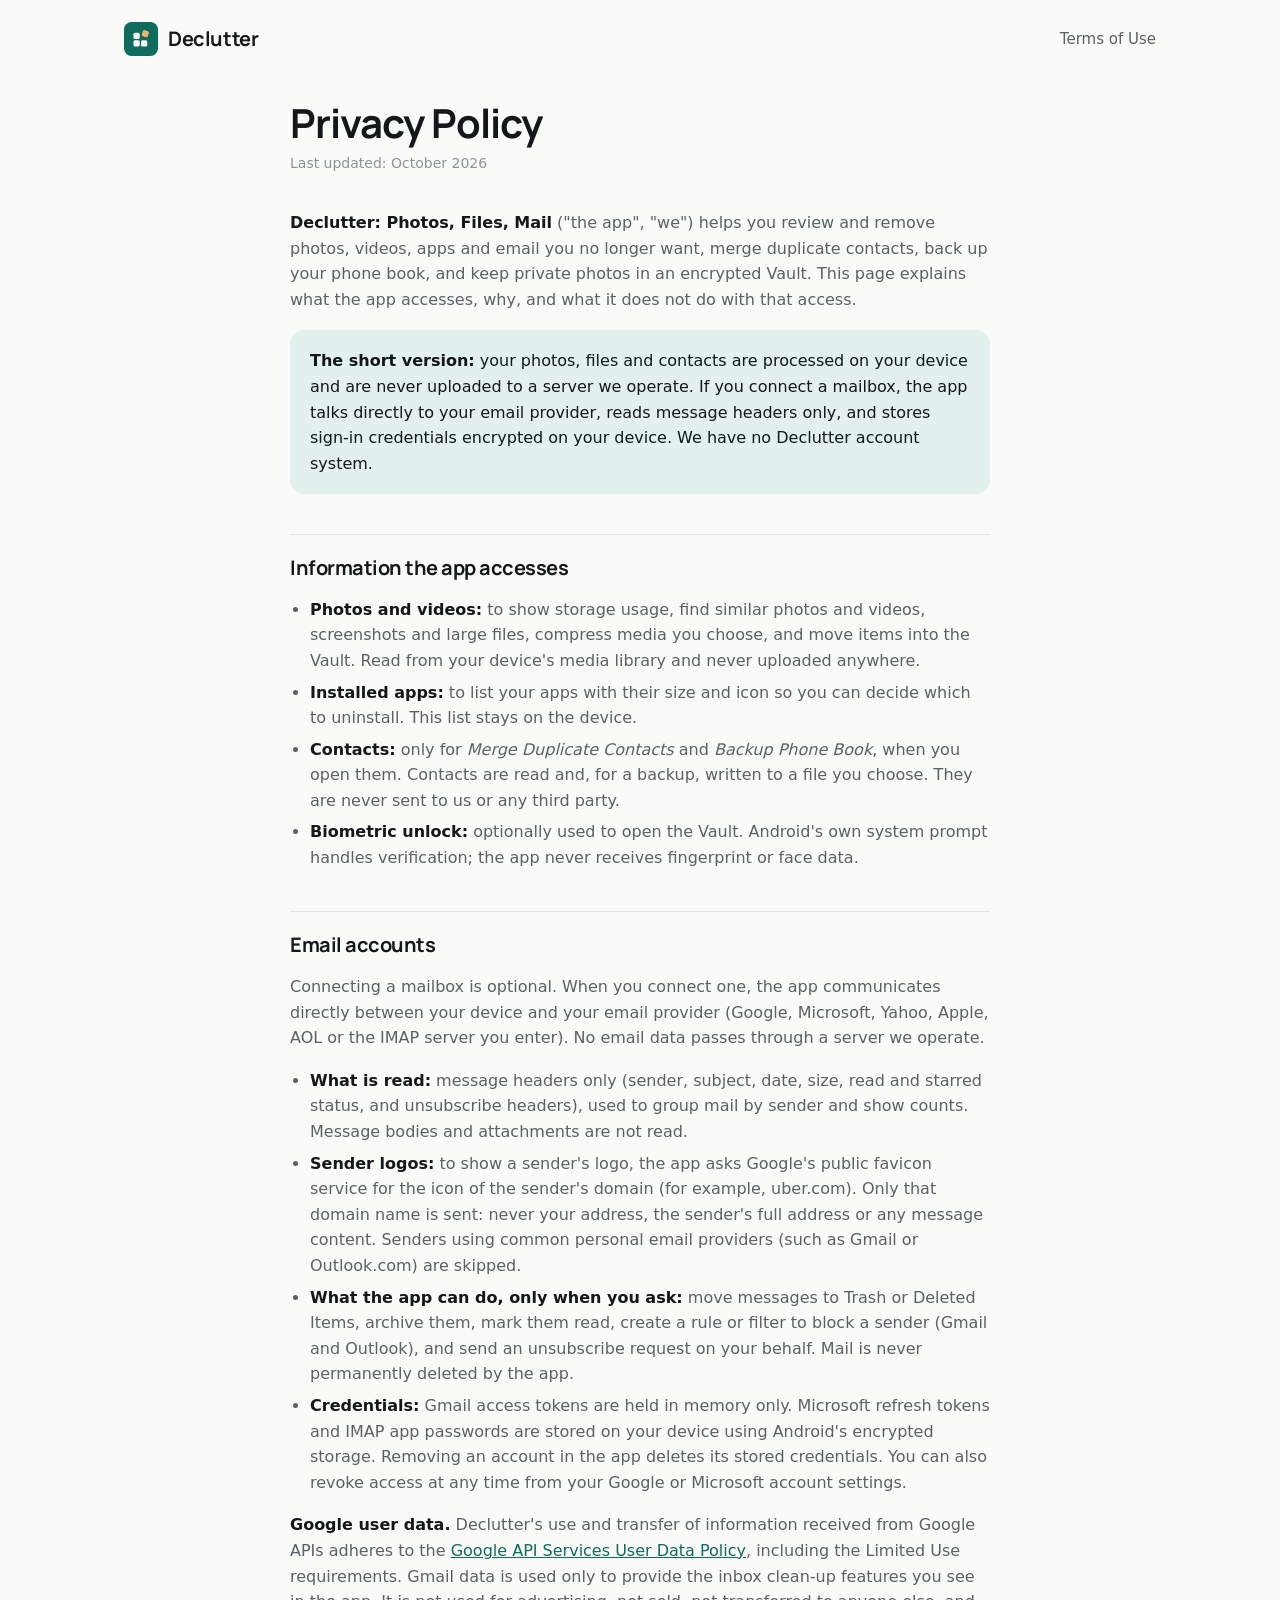
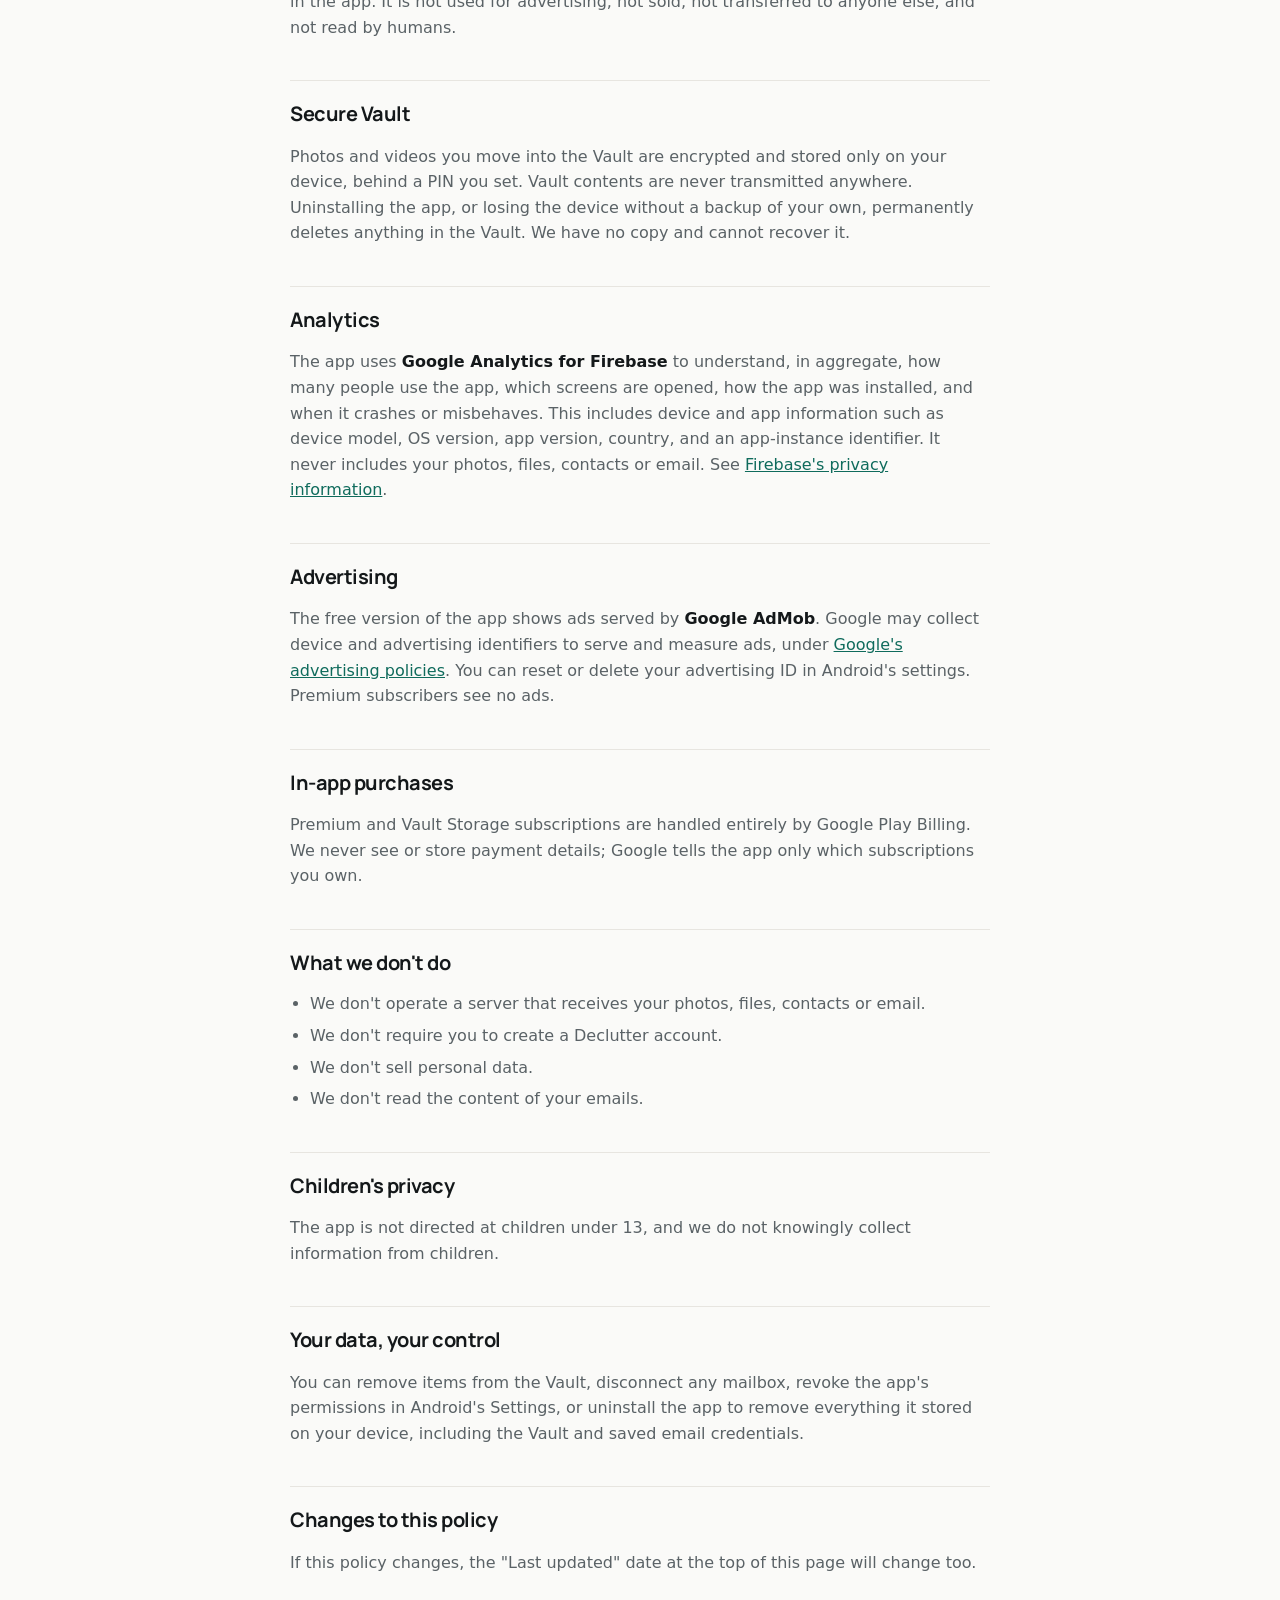
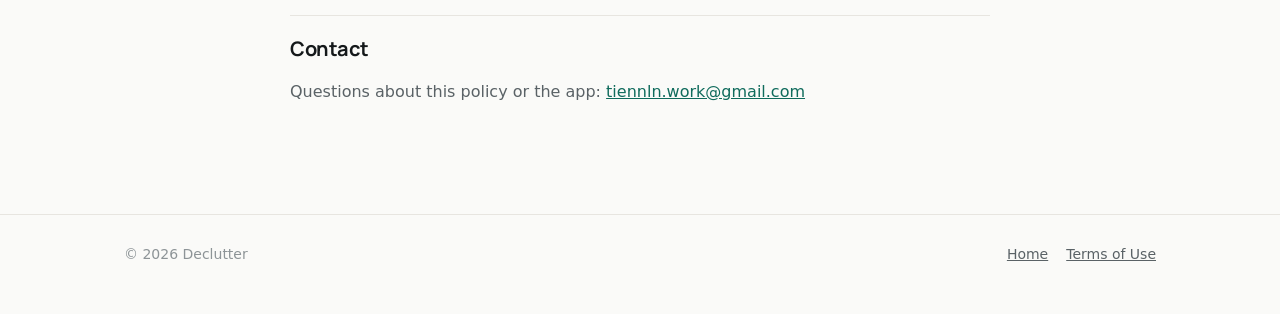
<file: privacy/index.html>
<!doctype html>
<html lang="en">
<head>
<meta charset="utf-8" />
<meta name="viewport" content="width=device-width, initial-scale=1" />
<title>Privacy Policy · Declutter</title>
<link rel="icon" href="/favicon.svg" type="image/svg+xml" />
<link rel="icon" href="/favicon-32.png" sizes="32x32" type="image/png" />
<link rel="apple-touch-icon" href="/apple-touch-icon.png" />
<link rel="stylesheet" href="/styles.css" />
</head>
<body>
<header class="wrap top">
  <a class="brand" href="/"><img src="/brand/mark.svg" alt="" /><span>Declutter</span></a>
  <nav><a href="/term-of-use">Terms of Use</a></nav>
</header>

<main class="wrap legal">
  <h1>Privacy Policy</h1>
  <p class="updated">Last updated: <!-- EDIT: set the actual publish date --> October 2026</p>

  <p><strong>Declutter: Photos, Files, Mail</strong> ("the app", "we") helps you review and remove
  photos, videos, apps and email you no longer want, merge duplicate contacts, back up your phone
  book, and keep private photos in an encrypted Vault. This page explains what the app accesses,
  why, and what it does not do with that access.</p>

  <div class="callout">
    <p><strong>The short version:</strong> your photos, files and contacts are processed on your
    device and are never uploaded to a server we operate. If you connect a mailbox, the app talks
    directly to your email provider, reads message headers only, and stores sign-in credentials
    encrypted on your device. We have no Declutter account system.</p>
  </div>

  <h2>Information the app accesses</h2>
  <ul>
    <li><strong>Photos and videos:</strong> to show storage usage, find similar photos and videos,
    screenshots and large files, compress media you choose, and move items into the Vault. Read
    from your device's media library and never uploaded anywhere.</li>
    <li><strong>Installed apps:</strong> to list your apps with their size and icon so you can
    decide which to uninstall. This list stays on the device.</li>
    <li><strong>Contacts:</strong> only for <em>Merge Duplicate Contacts</em> and <em>Backup
    Phone Book</em>, when you open them. Contacts are read and, for a backup, written to a file you
    choose. They are never sent to us or any third party.</li>
    <li><strong>Biometric unlock:</strong> optionally used to open the Vault. Android's own system
    prompt handles verification; the app never receives fingerprint or face data.</li>
  </ul>

  <h2>Email accounts</h2>
  <p>Connecting a mailbox is optional. When you connect one, the app communicates directly
  between your device and your email provider (Google, Microsoft, Yahoo, Apple, AOL or the IMAP
  server you enter). No email data passes through a server we operate.</p>
  <ul>
    <li><strong>What is read:</strong> message headers only (sender, subject, date, size, read and
    starred status, and unsubscribe headers), used to group mail by sender and show counts. Message
    bodies and attachments are not read.</li>
    <li><strong>Sender logos:</strong> to show a sender's logo, the app asks Google's public
    favicon service for the icon of the sender's domain (for example, uber.com). Only that domain
    name is sent: never your address, the sender's full address or any message content. Senders
    using common personal email providers (such as Gmail or Outlook.com) are skipped.</li>
    <li><strong>What the app can do, only when you ask:</strong> move messages to Trash or Deleted
    Items, archive them, mark them read, create a rule or filter to block a sender (Gmail and
    Outlook), and send an unsubscribe request on your behalf. Mail is never permanently deleted by
    the app.</li>
    <li><strong>Credentials:</strong> Gmail access tokens are held in memory only. Microsoft
    refresh tokens and IMAP app passwords are stored on your device using Android's encrypted
    storage. Removing an account in the app deletes its stored credentials. You can also revoke
    access at any time from your Google or Microsoft account settings.</li>
  </ul>
  <p><strong>Google user data.</strong> Declutter's use and transfer of information received
  from Google APIs adheres to the
  <a href="https://developers.google.com/terms/api-services-user-data-policy" target="_blank" rel="noopener">Google
  API Services User Data Policy</a>, including the Limited Use requirements. Gmail data is used
  only to provide the inbox clean-up features you see in the app. It is not used for advertising,
  not sold, not transferred to anyone else, and not read by humans.</p>

  <h2>Secure Vault</h2>
  <p>Photos and videos you move into the Vault are encrypted and stored only on your device,
  behind a PIN you set. Vault contents are never transmitted anywhere. Uninstalling the app, or
  losing the device without a backup of your own, permanently deletes anything in the Vault. We
  have no copy and cannot recover it.</p>

  <h2>Analytics</h2>
  <p>The app uses <strong>Google Analytics for Firebase</strong> to understand, in aggregate, how
  many people use the app, which screens are opened, how the app was installed, and when it
  crashes or misbehaves. This includes device and app information such as device model, OS
  version, app version, country, and an app-instance identifier. It never includes your photos,
  files, contacts or email. See
  <a href="https://firebase.google.com/support/privacy" target="_blank" rel="noopener">Firebase's
  privacy information</a>.</p>

  <h2>Advertising</h2>
  <p>The free version of the app shows ads served by <strong>Google AdMob</strong>. Google may
  collect device and advertising identifiers to serve and measure ads, under
  <a href="https://policies.google.com/technologies/ads" target="_blank" rel="noopener">Google's
  advertising policies</a>. You can reset or delete your advertising ID in Android's settings.
  Premium subscribers see no ads.</p>

  <h2>In-app purchases</h2>
  <p>Premium and Vault Storage subscriptions are handled entirely by Google Play Billing. We never
  see or store payment details; Google tells the app only which subscriptions you own.</p>

  <h2>What we don't do</h2>
  <ul>
    <li>We don't operate a server that receives your photos, files, contacts or email.</li>
    <li>We don't require you to create a Declutter account.</li>
    <li>We don't sell personal data.</li>
    <li>We don't read the content of your emails.</li>
  </ul>

  <h2>Children's privacy</h2>
  <p>The app is not directed at children under 13, and we do not knowingly collect information
  from children.</p>

  <h2>Your data, your control</h2>
  <p>You can remove items from the Vault, disconnect any mailbox, revoke the app's permissions in
  Android's Settings, or uninstall the app to remove everything it stored on your device,
  including the Vault and saved email credentials.</p>

  <h2>Changes to this policy</h2>
  <p>If this policy changes, the "Last updated" date at the top of this page will change too.</p>

  <h2>Contact</h2>
  <p>Questions about this policy or the app:
  <a href="mailto:tiennln.work@gmail.com">tiennln.work@gmail.com</a></p>
</main>

<footer class="site">
  <div class="wrap">
    <span>&copy; 2026 Declutter</span>
    <span><a href="/">Home</a><a href="/term-of-use">Terms of Use</a></span>
  </div>
</footer>
</body>
</html>
</file>
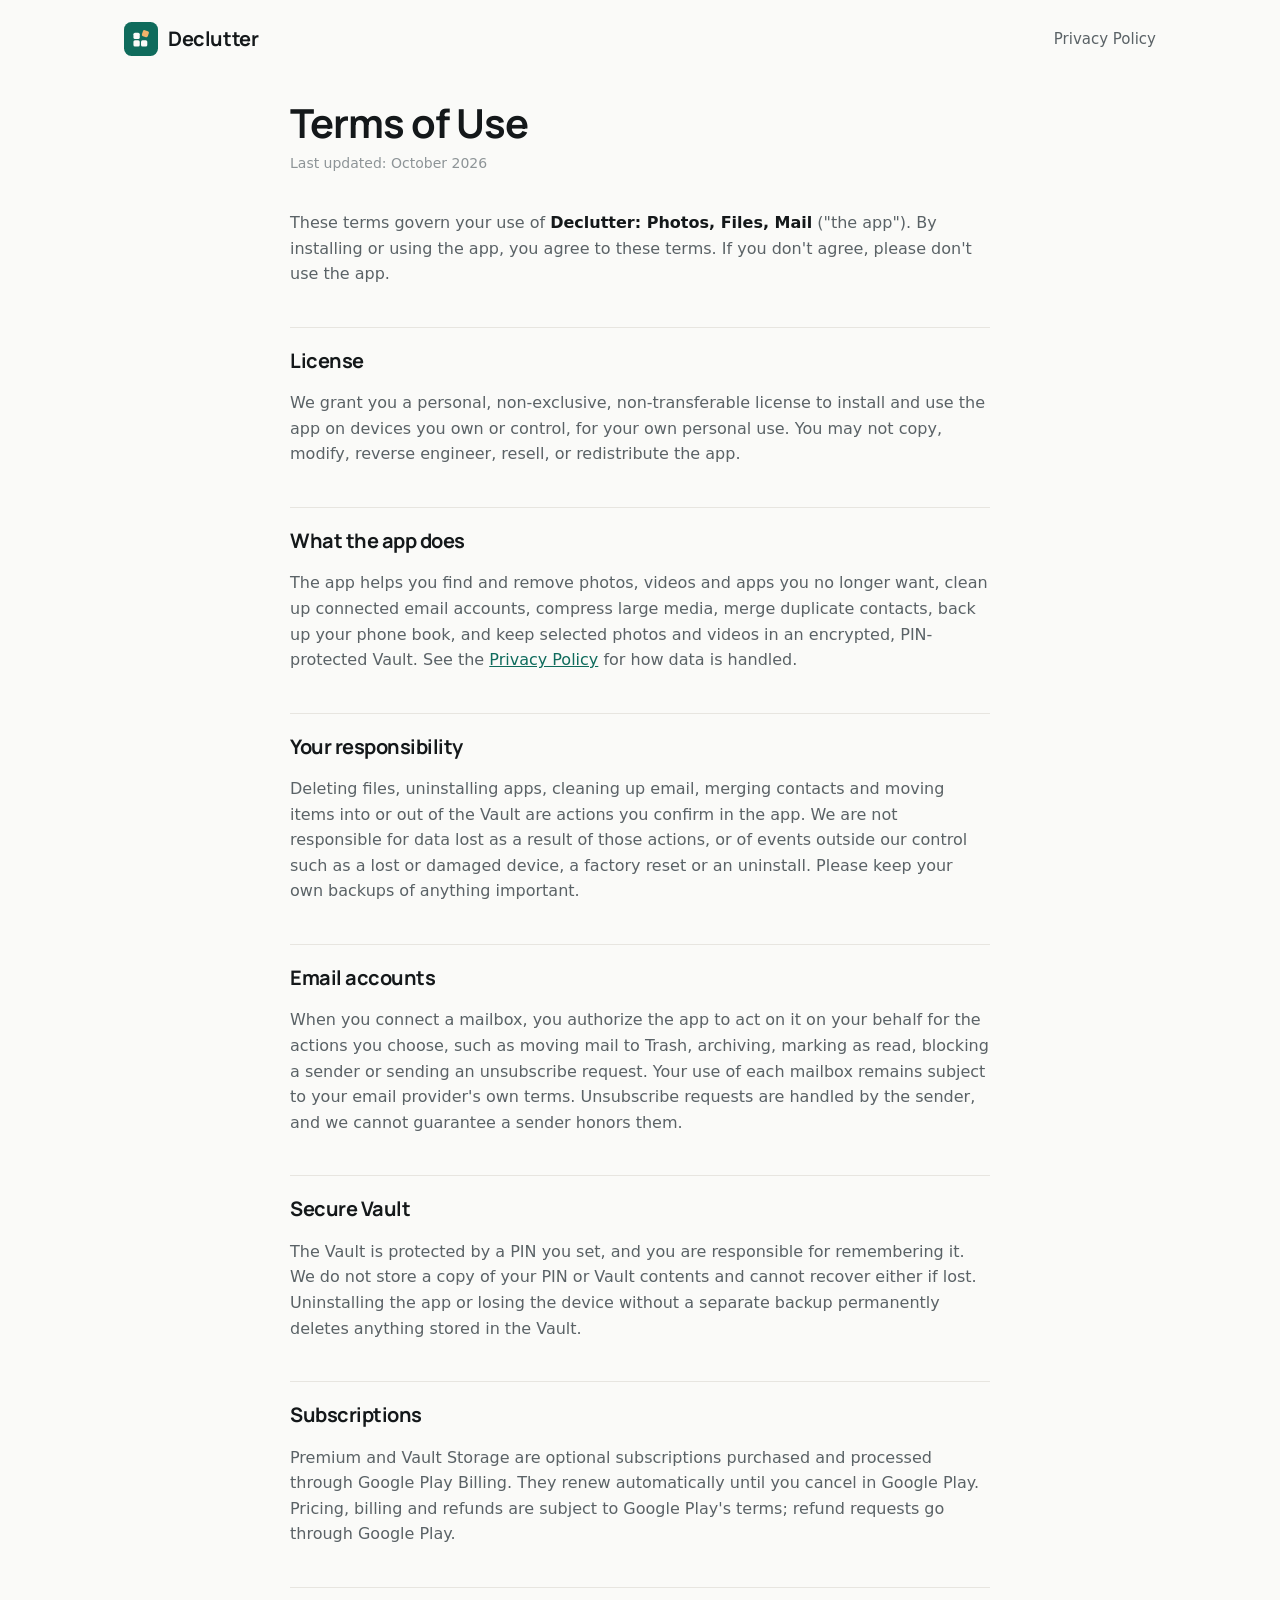
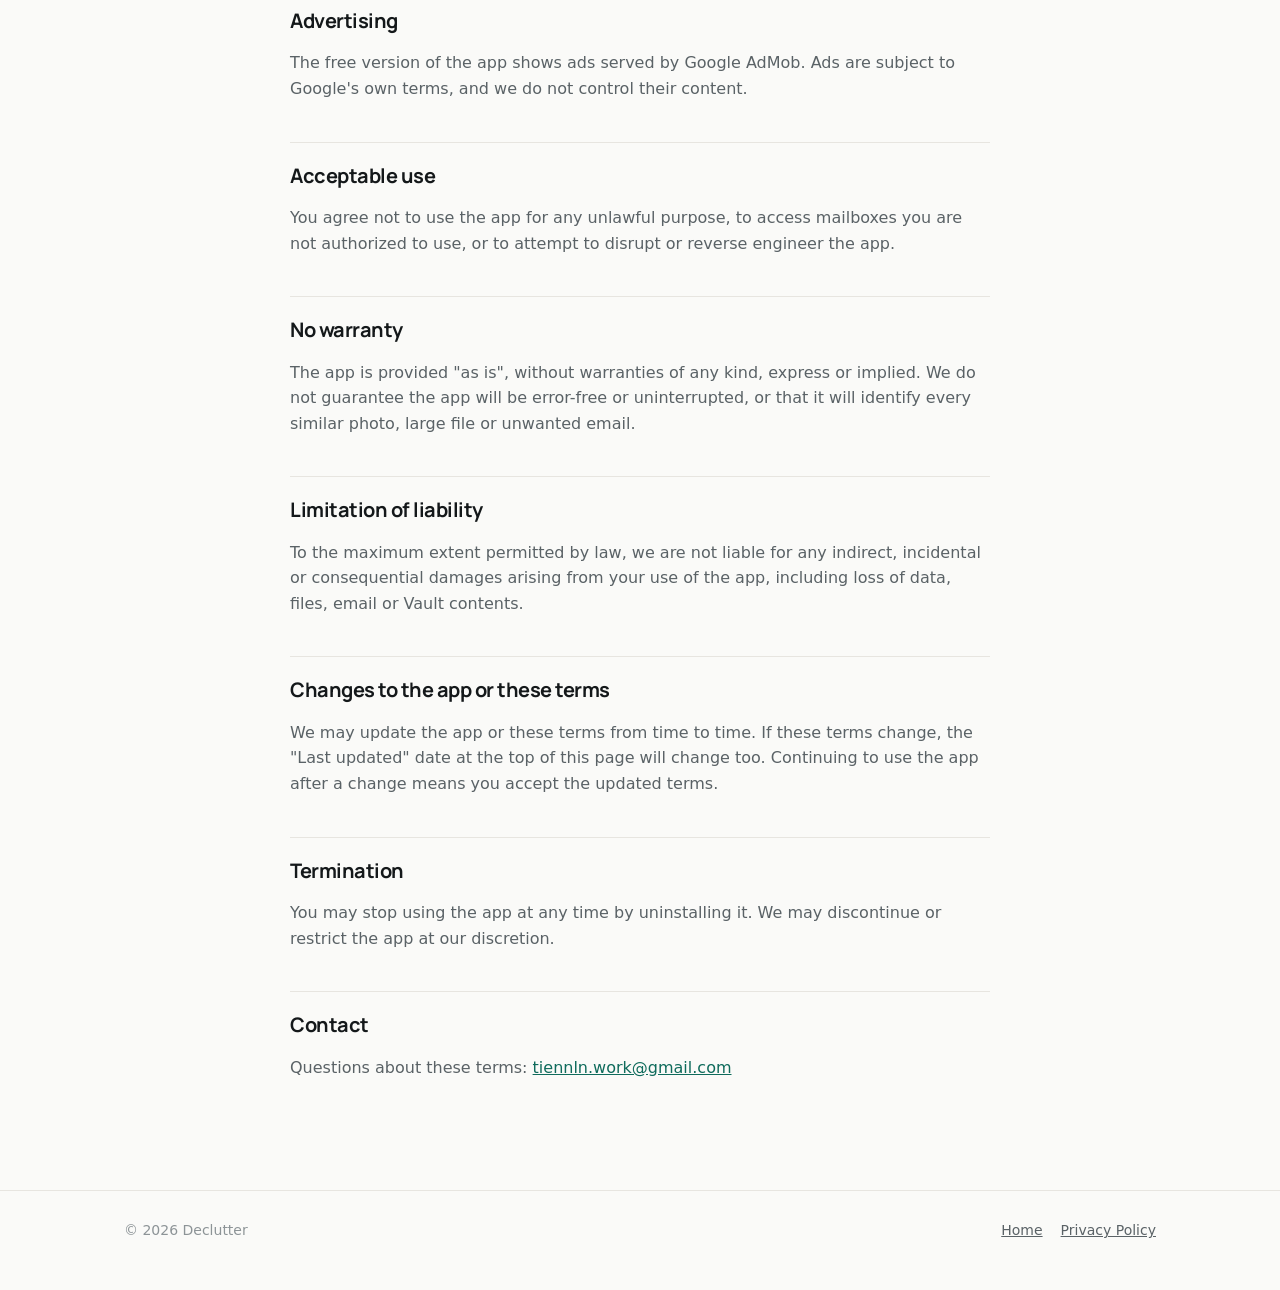
<file: term-of-use/index.html>
<!doctype html>
<html lang="en">
<head>
<meta charset="utf-8" />
<meta name="viewport" content="width=device-width, initial-scale=1" />
<title>Terms of Use · Declutter</title>
<link rel="icon" href="/favicon.svg" type="image/svg+xml" />
<link rel="icon" href="/favicon-32.png" sizes="32x32" type="image/png" />
<link rel="apple-touch-icon" href="/apple-touch-icon.png" />
<link rel="stylesheet" href="/styles.css" />
</head>
<body>
<header class="wrap top">
  <a class="brand" href="/"><img src="/brand/mark.svg" alt="" /><span>Declutter</span></a>
  <nav><a href="/privacy">Privacy Policy</a></nav>
</header>

<main class="wrap legal">
  <h1>Terms of Use</h1>
  <p class="updated">Last updated: <!-- EDIT: set the actual publish date --> October 2026</p>

  <p>These terms govern your use of <strong>Declutter: Photos, Files, Mail</strong> ("the app").
  By installing or using the app, you agree to these terms. If you don't agree, please don't use
  the app.</p>

  <h2>License</h2>
  <p>We grant you a personal, non-exclusive, non-transferable license to install and use the app
  on devices you own or control, for your own personal use. You may not copy, modify, reverse
  engineer, resell, or redistribute the app.</p>

  <h2>What the app does</h2>
  <p>The app helps you find and remove photos, videos and apps you no longer want, clean up
  connected email accounts, compress large media, merge duplicate contacts, back up your phone
  book, and keep selected photos and videos in an encrypted, PIN-protected Vault. See the
  <a href="/privacy">Privacy Policy</a> for how data is handled.</p>

  <h2>Your responsibility</h2>
  <p>Deleting files, uninstalling apps, cleaning up email, merging contacts and moving items into
  or out of the Vault are actions you confirm in the app. We are not responsible for data lost as
  a result of those actions, or of events outside our control such as a lost or damaged device, a
  factory reset or an uninstall. Please keep your own backups of anything important.</p>

  <h2>Email accounts</h2>
  <p>When you connect a mailbox, you authorize the app to act on it on your behalf for the actions
  you choose, such as moving mail to Trash, archiving, marking as read, blocking a sender or sending
  an unsubscribe request. Your use of each mailbox remains subject to your email provider's own
  terms. Unsubscribe requests are handled by the sender, and we cannot guarantee a sender honors
  them.</p>

  <h2>Secure Vault</h2>
  <p>The Vault is protected by a PIN you set, and you are responsible for remembering it. We do
  not store a copy of your PIN or Vault contents and cannot recover either if lost. Uninstalling
  the app or losing the device without a separate backup permanently deletes anything stored in
  the Vault.</p>

  <h2>Subscriptions</h2>
  <p>Premium and Vault Storage are optional subscriptions purchased and processed through Google
  Play Billing. They renew automatically until you cancel in Google Play. Pricing, billing and
  refunds are subject to Google Play's terms; refund requests go through Google Play.</p>

  <h2>Advertising</h2>
  <p>The free version of the app shows ads served by Google AdMob. Ads are subject to Google's own
  terms, and we do not control their content.</p>

  <h2>Acceptable use</h2>
  <p>You agree not to use the app for any unlawful purpose, to access mailboxes you are not
  authorized to use, or to attempt to disrupt or reverse engineer the app.</p>

  <h2>No warranty</h2>
  <p>The app is provided "as is", without warranties of any kind, express or implied. We do not
  guarantee the app will be error-free or uninterrupted, or that it will identify every similar
  photo, large file or unwanted email.</p>

  <h2>Limitation of liability</h2>
  <p>To the maximum extent permitted by law, we are not liable for any indirect, incidental or
  consequential damages arising from your use of the app, including loss of data, files, email or
  Vault contents.</p>

  <h2>Changes to the app or these terms</h2>
  <p>We may update the app or these terms from time to time. If these terms change, the "Last
  updated" date at the top of this page will change too. Continuing to use the app after a change
  means you accept the updated terms.</p>

  <h2>Termination</h2>
  <p>You may stop using the app at any time by uninstalling it. We may discontinue or restrict the
  app at our discretion.</p>

  <h2>Contact</h2>
  <p>Questions about these terms:
  <a href="mailto:tiennln.work@gmail.com">tiennln.work@gmail.com</a></p>
</main>

<footer class="site">
  <div class="wrap">
    <span>&copy; 2026 Declutter</span>
    <span><a href="/">Home</a><a href="/privacy">Privacy Policy</a></span>
  </div>
</footer>
</body>
</html>
</file>
<file: styles.css>
@font-face {
  font-family: "Manrope";
  src: url("/fonts/manrope.ttf") format("truetype");
  font-weight: 200 800;
  font-display: swap;
}

:root {
  --paper: #fafaf8;
  --paper-2: #f1efe9;
  --card: #ffffff;
  --ink-900: #14181a;
  --ink-600: #5a6266;
  --ink-400: #8d9497;
  --line: #e7e5e0;
  --teal: #0f6b5c;
  --teal-soft: #e3f1ee;
  --amber: #f2b36b;
  --amber-ink: #8a4e12;
  --display: "Manrope", ui-sans-serif, system-ui, sans-serif;
  --body: ui-sans-serif, system-ui, "Segoe UI", Roboto, "Helvetica Neue", Arial, sans-serif;
}
@media (prefers-color-scheme: dark) {
  :root {
    --paper: #121412;
    --paper-2: #181b19;
    --card: #1b1e1c;
    --ink-900: #f2f1ee;
    --ink-600: #aeb4b2;
    --ink-400: #7a807d;
    --line: #2a2d2a;
    --teal: #3fa88f;
    --teal-soft: #1e2e2a;
    --amber-ink: #f2b36b;
  }
}

* { box-sizing: border-box; }
html { -webkit-text-size-adjust: 100%; }
body {
  margin: 0;
  background: var(--paper);
  color: var(--ink-900);
  font-family: var(--body);
  font-size: 17px;
  line-height: 1.6;
}
img { max-width: 100%; display: block; }
a { color: var(--teal); }
a:focus-visible, .play:focus-visible { outline: 2px solid var(--teal); outline-offset: 3px; }

.wrap { max-width: 1080px; margin: 0 auto; padding: 0 24px; }

/* Header */
.top { display: flex; align-items: center; justify-content: space-between; padding-block: 22px; }
.brand { display: flex; align-items: center; gap: 10px; text-decoration: none; color: var(--ink-900); }
.brand img { width: 34px; height: 34px; }
.brand span { font-family: var(--display); font-weight: 700; font-size: 20px; letter-spacing: -0.02em; }
.top nav { display: flex; gap: 22px; font-size: 15px; }
.top nav a { color: var(--ink-600); text-decoration: none; }
.top nav a:hover { color: var(--ink-900); }

/* Type */
h1, h2, h3 { font-family: var(--display); letter-spacing: -0.025em; margin: 0; }
h1 { font-size: clamp(40px, 6vw, 64px); line-height: 1.04; font-weight: 700; }
h2 { font-size: clamp(28px, 3.6vw, 40px); line-height: 1.12; font-weight: 700; }
h3 { font-size: 19px; font-weight: 700; letter-spacing: -0.01em; }
.kicker {
  font-size: 13px; font-weight: 600; letter-spacing: 0.08em; text-transform: uppercase;
  color: var(--amber-ink); margin: 0 0 14px;
}
.lede { font-size: 19px; color: var(--ink-600); max-width: 36ch; margin: 22px 0 30px; }
p { margin: 0 0 14px; }
h2 + p { margin-top: 18px; }
.muted { color: var(--ink-600); }

/* Hero */
.hero { display: grid; grid-template-columns: 1.15fr 0.85fr; gap: 56px; align-items: center; padding-block: 48px 88px; }
.hero h1 em { font-style: normal; color: var(--teal); }
.cta-row { display: flex; align-items: center; gap: 18px; flex-wrap: wrap; }
.play img { height: 56px; width: auto; }
.cta-note { font-size: 14px; color: var(--ink-400); }

/* Phone frame around real screenshots */
.phone {
  width: 100%; max-width: 300px; margin: 0 auto;
  border-radius: 38px; padding: 9px; background: #14181a;
  box-shadow: 0 1px 0 rgba(255,255,255,.06) inset, 0 30px 60px -30px rgba(20,24,26,.45);
}
.phone img { border-radius: 30px; width: 100%; height: auto; }
.hero .phone { transform: rotate(2deg); }

/* Feature rows */
.feature { display: grid; grid-template-columns: 1fr 1fr; gap: 64px; align-items: center; padding-block: 72px; border-top: 1px solid var(--line); }
.feature.flip .copy { order: 2; }
.feature .copy p { color: var(--ink-600); max-width: 44ch; }
.feature .phone { max-width: 270px; }
.ticks { list-style: none; padding: 0; margin: 20px 0 0; }
.ticks li { position: relative; padding-left: 24px; margin-bottom: 8px; color: var(--ink-900); font-size: 16px; }
.ticks li::before {
  content: ""; position: absolute; left: 0; top: 0.55em;
  width: 11px; height: 11px; border-radius: 3px; background: var(--teal);
}
.providers { display: flex; flex-wrap: wrap; gap: 8px; margin-top: 18px; }
.providers span {
  font-size: 14px; padding: 5px 12px; border-radius: 999px;
  background: var(--card); border: 1px solid var(--line); color: var(--ink-600);
}

/* Also included */
.more { padding-block: 72px; border-top: 1px solid var(--line); }
.more-grid { display: grid; grid-template-columns: repeat(4, 1fr); gap: 0; margin-top: 36px; border-top: 2px solid var(--ink-900); }
.more-grid div { padding: 22px 22px 6px 0; }
.more-grid div + div { padding-left: 22px; border-left: 1px solid var(--line); }
.more-grid p { color: var(--ink-600); font-size: 15px; margin-top: 8px; }

/* Data section */
.data { background: var(--teal); color: #fafaf8; border-radius: 28px; padding: 56px; margin: 24px 0 88px; display: grid; grid-template-columns: 0.9fr 1.1fr; gap: 48px; }
.data h2 { color: #fafaf8; }
.data .kicker { color: var(--amber); }
.data dl { margin: 0; }
.data dt { font-weight: 700; font-family: var(--display); font-size: 17px; }
.data dd { margin: 4px 0 22px; color: rgba(250,250,248,.78); font-size: 16px; }
.data dd:last-child { margin-bottom: 0; }
.data a { color: #fafaf8; }

/* Closing CTA */
.closing { text-align: center; padding-block: 24px 96px; }
.closing img.mark { width: 64px; height: 64px; margin: 0 auto 22px; }
.closing .cta-row { justify-content: center; margin-top: 26px; }

/* Footer */
footer.site { border-top: 1px solid var(--line); padding: 28px 0 48px; font-size: 14px; color: var(--ink-400); }
footer.site .wrap { display: flex; justify-content: space-between; gap: 16px; flex-wrap: wrap; }
footer.site a { color: var(--ink-600); margin-left: 18px; }
footer.site a:first-child { margin-left: 0; }

/* Legal pages */
.legal { max-width: 748px; padding-top: 24px; padding-bottom: 96px; }
.legal h1 { font-size: clamp(30px, 4vw, 40px); margin-bottom: 8px; }
.legal .updated { color: var(--ink-400); font-size: 14px; margin: 0 0 36px; }
.legal h2 { font-size: 20px; margin: 40px 0 10px; padding-top: 22px; border-top: 1px solid var(--line); }
.legal p, .legal li { color: var(--ink-600); font-size: 16px; }
.legal ul { padding-left: 20px; }
.legal li { margin-bottom: 6px; }
.legal strong { color: var(--ink-900); }
.callout { background: var(--teal-soft); border-radius: 14px; padding: 18px 20px; margin: 18px 0; }
.callout p { color: var(--ink-900); margin: 0; }

@media (max-width: 860px) {
  .hero, .feature, .data { grid-template-columns: 1fr; }
  .hero { padding-top: 24px; gap: 48px; }
  .feature { gap: 40px; padding-block: 56px; }
  .feature.flip .copy { order: 0; }
  .more-grid { grid-template-columns: 1fr 1fr; }
  .more-grid div:nth-child(3) { padding-left: 0; border-left: 0; }
  .data { padding: 36px 26px; }
  .top nav a.hide-sm { display: none; }
}
@media (max-width: 520px) {
  .more-grid { grid-template-columns: 1fr; }
  .more-grid div + div { padding-left: 0; border-left: 0; border-top: 1px solid var(--line); }
}
</file>
